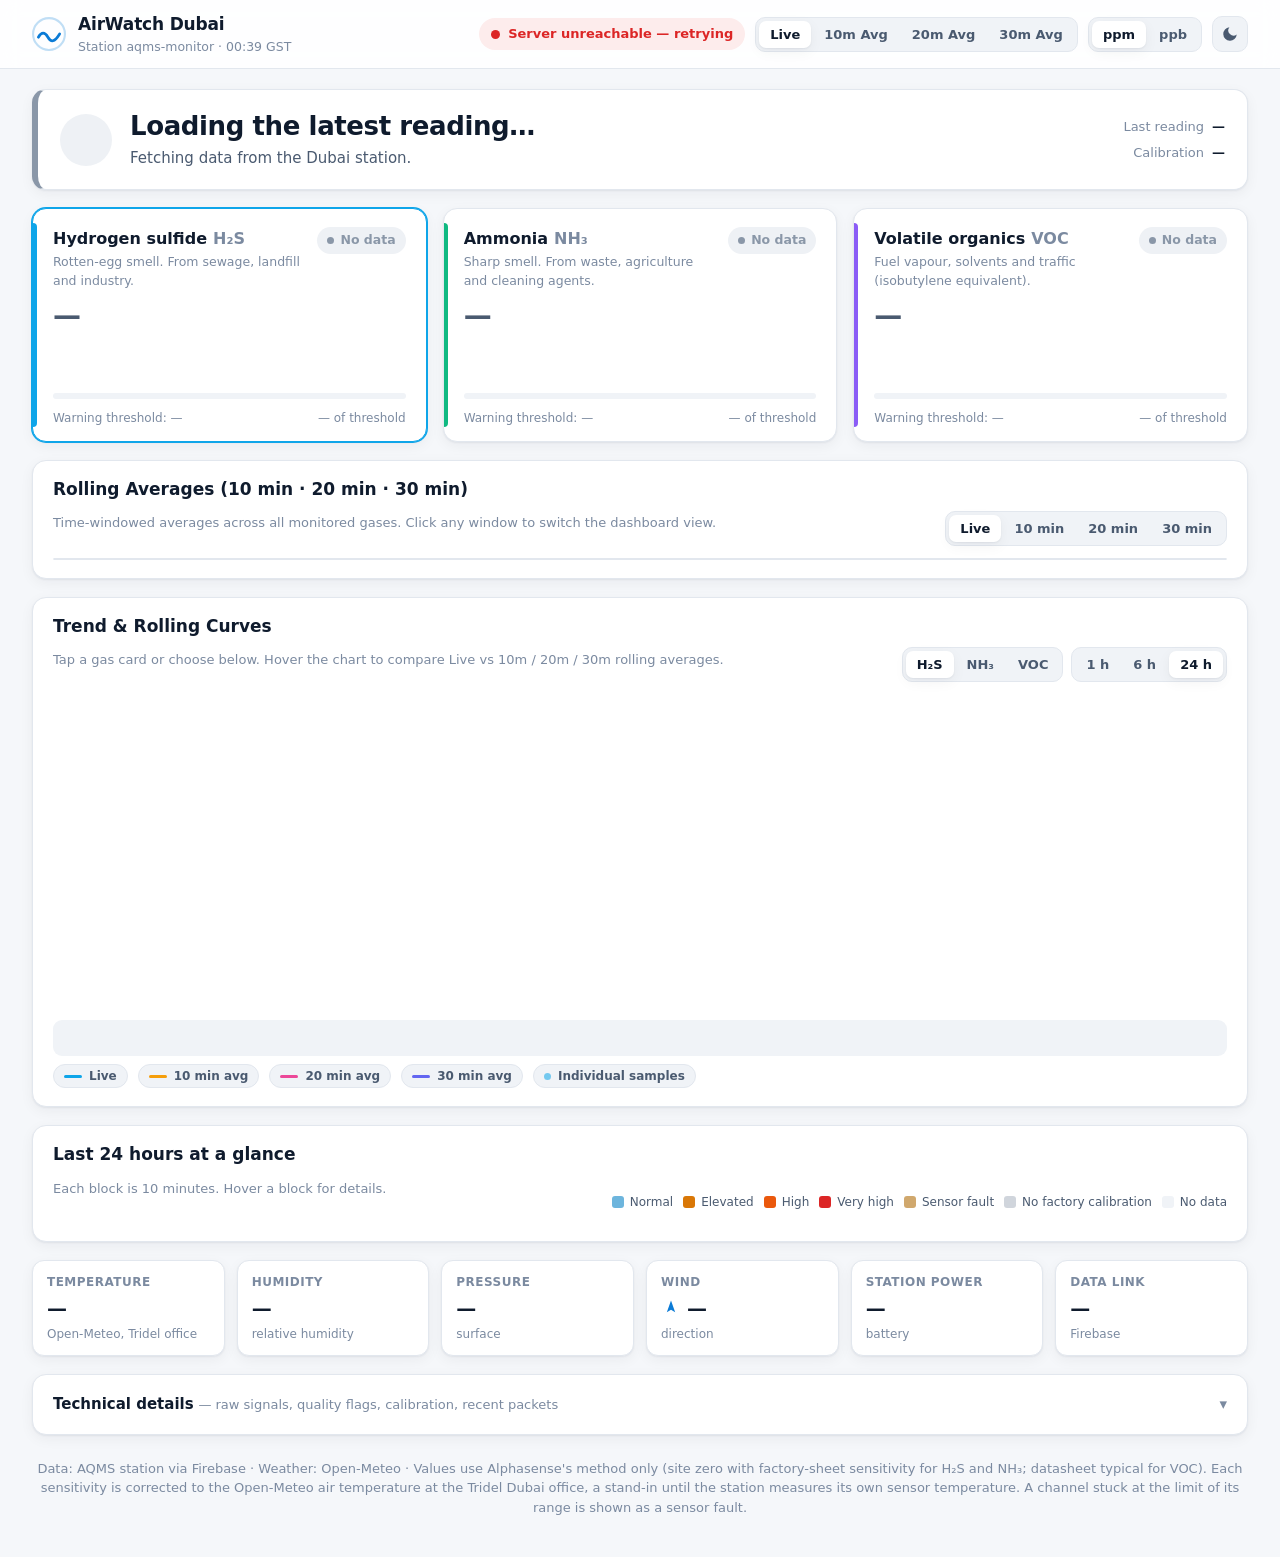
<file: index.html>
<!DOCTYPE html>
<html lang="en" data-theme="light">
<head>
  <meta charset="UTF-8" />
  <meta name="viewport" content="width=device-width, initial-scale=1" />
  <title>AirWatch Dubai — Live Air Quality</title>
  <meta name="description" content="Live hydrogen sulfide, ammonia and VOC readings from the AQMS station in Dubai." />
  <link rel="stylesheet" href="./vendor/uPlot.min.css" />
  <link rel="stylesheet" href="./app.css?v=19" />
  <script>
    // Apply saved/system theme before paint to avoid a flash
    (function () {
      var t = localStorage.getItem("aw-theme");
      if (!t) t = window.matchMedia && matchMedia("(prefers-color-scheme: dark)").matches ? "dark" : "light";
      document.documentElement.setAttribute("data-theme", t);
    })();
  </script>
</head>
<body>
  <header class="topbar">
    <div class="brand">
      <svg class="brand-mark" viewBox="0 0 32 32" aria-hidden="true">
        <circle cx="16" cy="16" r="15" fill="none" stroke="currentColor" stroke-width="2" opacity=".25" />
        <path d="M6 19c3-5 6-5 9 0s6 5 11-3" fill="none" stroke="currentColor" stroke-width="2.6" stroke-linecap="round" />
      </svg>
      <div>
        <div class="brand-name">AirWatch Dubai</div>
        <div class="brand-sub">Station <span id="stationId">aqms-monitor</span> · <span id="dubaiClock">--:--</span> GST</div>
      </div>
    </div>

    <div class="top-actions">
      <span id="livePill" class="live-pill is-wait" role="status" aria-live="polite">
        <span class="dot"></span><span id="liveText">Connecting…</span>
      </span>
      <div class="seg" role="group" aria-label="Averaging window" id="avgTabs">
        <button type="button" data-avg="live" aria-pressed="true" title="Latest reading: factory formula, no smoothing">Live</button>
        <button type="button" data-avg="10" aria-pressed="false" title="10-minute rolling average">10m Avg</button>
        <button type="button" data-avg="20" aria-pressed="false" title="20-minute rolling average">20m Avg</button>
        <button type="button" data-avg="30" aria-pressed="false" title="30-minute rolling average">30m Avg</button>
      </div>
      <div class="seg" role="group" aria-label="Units">
        <button type="button" data-unit="ppm" aria-pressed="true">ppm</button>
        <button type="button" data-unit="ppb" aria-pressed="false">ppb</button>
      </div>
      <button type="button" id="themeBtn" class="icon-btn" aria-label="Toggle dark mode" title="Toggle dark mode">
        <svg viewBox="0 0 24 24" aria-hidden="true"><path d="M21 12.8A9 9 0 1 1 11.2 3a7 7 0 0 0 9.8 9.8z" fill="currentColor"/></svg>
      </button>
    </div>
  </header>

  <main class="wrap">
    <!-- 1. One-sentence answer -->
    <section id="statusBanner" class="status-banner tone-wait" aria-live="polite">
      <div class="status-icon" id="statusIcon" aria-hidden="true"></div>
      <div class="status-text">
        <h1 id="statusHeadline">Loading the latest reading…</h1>
        <p id="statusDetail">Fetching data from the Dubai station.</p>
      </div>
      <div class="status-meta">
        <div><span class="k">Last reading</span><span class="v" id="lastReading">—</span></div>
        <div><span class="k">Calibration</span><span class="v" id="calState">—</span></div>
      </div>
    </section>

    <!-- 2. Gas cards -->
    <section class="gas-grid" aria-label="Gas readings">
      <article class="gas-card" data-gas="h2s" tabindex="0"></article>
      <article class="gas-card" data-gas="nh3" tabindex="0"></article>
      <article class="gas-card" data-gas="voc" tabindex="0"></article>
    </section>

    <!-- 2b. 10m / 20m / 30m Rolling Averages Overview -->
    <section class="panel" id="rollingPanel" aria-label="Rolling average summary">
      <div class="panel-head">
        <div>
          <h2>Rolling Averages (10 min · 20 min · 30 min)</h2>
          <p class="muted small">Time-windowed averages across all monitored gases. Click any window to switch the dashboard view.</p>
        </div>
        <div class="seg" role="group" aria-label="Rolling window quick switch" id="avgTabsPanel">
          <button type="button" data-avg="live" aria-pressed="true">Live</button>
          <button type="button" data-avg="10" aria-pressed="false">10 min</button>
          <button type="button" data-avg="20" aria-pressed="false">20 min</button>
          <button type="button" data-avg="30" aria-pressed="false">30 min</button>
        </div>
      </div>
      <div class="table-scroll">
        <table class="grid-table rolling-table" id="rollingTable"></table>
      </div>
    </section>

    <!-- 3. Trend chart -->
    <section class="panel">
      <div class="panel-head">
        <div>
          <h2>Trend &amp; Rolling Curves</h2>
          <p class="muted small">Tap a gas card or choose below. Hover the chart to compare Live vs 10m / 20m / 30m rolling averages.</p>
        </div>
        <div class="panel-controls">
          <div class="seg" role="group" aria-label="Gas" id="gasTabs">
            <button type="button" data-gas="h2s" aria-pressed="true">H₂S</button>
            <button type="button" data-gas="nh3" aria-pressed="false">NH₃</button>
            <button type="button" data-gas="voc" aria-pressed="false">VOC</button>
          </div>
          <div class="seg" role="group" aria-label="Time range" id="rangeTabs">
            <button type="button" data-hours="1" aria-pressed="false">1 h</button>
            <button type="button" data-hours="6" aria-pressed="false">6 h</button>
            <button type="button" data-hours="24" aria-pressed="true">24 h</button>
          </div>
        </div>
      </div>
      <div id="chart" class="chart" role="img" aria-label="Concentration over time"></div>
      <div id="chartReadout" class="chart-readout" aria-live="off"></div>
      <div class="chart-key" id="chartKey">
        <button type="button" class="key-toggle" data-sidx="1" aria-pressed="true"><i class="key-line"></i>Live</button>
        <button type="button" class="key-toggle" data-sidx="2" aria-pressed="true"><i class="key-line avg10"></i>10 min avg</button>
        <button type="button" class="key-toggle" data-sidx="3" aria-pressed="true"><i class="key-line avg20"></i>20 min avg</button>
        <button type="button" class="key-toggle" data-sidx="4" aria-pressed="true"><i class="key-line avg30"></i>30 min avg</button>
        <button type="button" class="key-toggle" data-sidx="5" aria-pressed="true"><i class="key-dot"></i>Individual samples</button>
      </div>
    </section>

    <!-- 4. 24-hour timeline -->
    <section class="panel">
      <div class="panel-head">
        <div>
          <h2>Last 24 hours at a glance</h2>
          <p class="muted small" id="timelineSub">Each block is 10 minutes. Hover a block for details.</p>
        </div>
        <div class="legend-chips" id="timelineLegend"></div>
      </div>
      <div id="timeline" class="timeline"></div>
    </section>

    <!-- 5. Conditions & station health -->
    <section class="cond-grid" aria-label="Conditions and station health">
      <div class="cond"><span class="k">Temperature</span><span class="v" id="cTemp">—</span><span class="s">Open-Meteo, Tridel office</span></div>
      <div class="cond"><span class="k">Humidity</span><span class="v" id="cRh">—</span><span class="s">relative humidity</span></div>
      <div class="cond"><span class="k">Pressure</span><span class="v" id="cP">—</span><span class="s">surface</span></div>
      <div class="cond">
        <span class="k">Wind</span>
        <span class="v wind"><svg id="windArrow" viewBox="0 0 24 24" aria-hidden="true"><path d="M12 3l5 14-5-3-5 3z" fill="currentColor"/></svg><span id="cWind">—</span></span>
        <span class="s" id="cWindDir">direction</span>
      </div>
      <div class="cond"><span class="k">Station power</span><span class="v" id="cBatt">—</span><span class="s" id="cBattS">battery</span></div>
      <div class="cond"><span class="k">Data link</span><span class="v" id="cLink">—</span><span class="s" id="cLinkS">Firebase</span></div>
    </section>

    <!-- 6. Technical drawer -->
    <details class="panel drawer" id="drawer">
      <summary>
        <span><strong>Technical details</strong> <span class="muted small">— raw signals, quality flags, calibration, recent packets</span></span>
        <span class="chev" aria-hidden="true">▾</span>
      </summary>
      <div class="drawer-body">
        <div class="tech-grid">
          <div>
            <h3>Latest raw packet</h3>
            <pre id="rawString" class="raw">—</pre>
            <table class="kv" id="voltTable"></table>
          </div>
          <div>
            <h3>Per-gas quality</h3>
            <table class="kv" id="qualityTable"></table>
          </div>
        </div>
        <h3>Recent packets</h3>
        <div class="table-scroll">
          <table class="grid-table" id="recentTable"></table>
        </div>
        <h3>How the numbers are made</h3>
        <ul class="method">
          <li><strong>Alphasense calibration values only.</strong> Each gas uses an Alphasense zero and sensitivity: the sensor's own factory sheet where available, otherwise Alphasense's datasheet typical values. No filtering, smoothing or temperature tables. A negative result is shown as 0, and the averages use those values.</li>
          <li><strong>NH₃</strong> (Alphasense NH₃-B1+, factory sheet <code>77840031</code>, A0): <code>(A0 mV − 328) / 58.624</code> ppm (<code>58.624 mV/ppm = 73.28 nA/ppm × 0.8 mV/nA</code>).</li>
          <li><strong>H₂S</strong> (Alphasense H2S-B4, A1 working / A2 auxiliary): <code>((A1 − 458) − (A2 − 359)) / 1.727952</code> ppb. Sensitivity from its factory sheet; zeros from a site zero (the station's clean-air output, 02:00–05:00 Dubai), as Alphasense advise. Factory-sheet zeros: 395 / 362 mV.</li>
          <li><strong>VOC</strong> (Alphasense PIDX-A-040, A3): <code>(A3 − 70) / 55</code> ppm isobutylene — Alphasense datasheet typical (offset 40–100 mV, midpoint used; 55 mV/ppm). Indicative until its factory sheet is entered.</li>
          <li>10 / 20 / 30-minute values are plain averages of the readings in each window. Alarm levels use the 10-minute average. Weather is shown for information only.</li>
        </ul>
        <p class="muted small" id="calNote"></p>
        <div class="drawer-actions">
          <a class="btn" id="csvBtn" href="./api/export/csv" download="aqms_dubai_telemetry.csv">Download CSV</a>
          <a class="btn ghost" id="liveApiBtn" href="https://aqms-65300-default-rtdb.firebaseio.com/data.json?orderBy=%22%24key%22&limitToLast=5" target="_blank" rel="noopener">Firebase Live JSON</a>
        </div>
      </div>
    </details>

    <footer class="foot muted small">
      Data: AQMS station via Firebase · Weather: Open-Meteo · Values use Alphasense's method only (site zero with factory-sheet sensitivity for H₂S and NH₃; datasheet typical for VOC). Each sensitivity is corrected to the Open-Meteo air temperature at the Tridel Dubai office, a stand-in until the station measures its own sensor temperature. A channel stuck at the limit of its range is shown as a sensor fault.
    </footer>
  </main>

  <div id="tip" class="tip" role="tooltip" hidden></div>

  <script src="./vendor/uPlot.iife.min.js"></script>
  <script src="./standalone_engine.js?v=19"></script>
  <script src="./app.js?v=19"></script>
</body>
</html>
</file>
<file: app.css>
/* AirWatch Dubai — dashboard styles (v6) */
:root {
  --bg: #f5f7fa;
  --surface: #ffffff;
  --surface-2: #f0f3f7;
  --line: #e2e7ee;
  --text: #0f1b2d;
  --text-2: #4a5a70;
  --text-3: #7b8aa0;
  --accent: #0b7bd6;

  --good: #12a150;  --good-bg: #e7f7ee;
  --ok: #0b84c6;    --ok-bg: #e6f3fb;
  --notice: #b7791f; --notice-bg: #fdf5e6;
  --warn: #d97706;  --warn-bg: #fef3e2;
  --high: #ea580c;  --high-bg: #fdeee6;
  --bad: #dc2626;   --bad-bg: #fdecec;
  --muted: #8a97a8; --muted-bg: #eef1f5;

  --h2s: #0ea5e9;
  --nh3: #10b981;
  --voc: #8b5cf6;

  --radius: 14px;
  --shadow: 0 1px 2px rgba(16, 27, 45, .06), 0 4px 14px rgba(16, 27, 45, .05);
  --font: system-ui, -apple-system, "Segoe UI", Roboto, "Helvetica Neue", Arial, sans-serif;
  --mono: ui-monospace, "Cascadia Code", "JetBrains Mono", Consolas, monospace;
}

[data-theme="dark"] {
  --bg: #0c1220;
  --surface: #131b2c;
  --surface-2: #1a2338;
  --line: #26314a;
  --text: #e8edf5;
  --text-2: #a9b6c9;
  --text-3: #7486a0;
  --accent: #4fb0ff;

  --good: #34d27b;  --good-bg: rgba(52, 210, 123, .12);
  --ok: #4fb6f0;    --ok-bg: rgba(79, 182, 240, .12);
  --notice: #e7b452; --notice-bg: rgba(231, 180, 82, .12);
  --warn: #f5a524;  --warn-bg: rgba(245, 165, 36, .13);
  --high: #fb7a3c;  --high-bg: rgba(251, 122, 60, .14);
  --bad: #f87171;   --bad-bg: rgba(248, 113, 113, .14);
  --muted: #7d8ca3; --muted-bg: rgba(125, 140, 163, .12);

  --shadow: 0 1px 2px rgba(0, 0, 0, .3), 0 6px 18px rgba(0, 0, 0, .25);
}

* { box-sizing: border-box; }
html, body { margin: 0; }
body {
  background: var(--bg);
  color: var(--text);
  font: 15px/1.5 var(--font);
  -webkit-font-smoothing: antialiased;
}
h1, h2, h3 { margin: 0; line-height: 1.25; }
h2 { font-size: 17px; }
h3 { font-size: 14px; margin: 18px 0 8px; color: var(--text-2); text-transform: uppercase; letter-spacing: .04em; }
.muted { color: var(--text-3); }
.small { font-size: 13px; }
code { font-family: var(--mono); font-size: .9em; background: var(--surface-2); padding: 1px 5px; border-radius: 4px; }

/* ---------- top bar ---------- */
.topbar {
  position: sticky; top: 0; z-index: 10;
  display: flex; align-items: center; justify-content: space-between; gap: 12px; flex-wrap: wrap;
  padding: 12px clamp(14px, 3vw, 32px);
  background: color-mix(in srgb, var(--surface) 88%, transparent);
  backdrop-filter: blur(10px);
  border-bottom: 1px solid var(--line);
}
.brand { display: flex; align-items: center; gap: 12px; }
.brand-mark { width: 34px; height: 34px; color: var(--accent); }
.brand-name { font-weight: 750; font-size: 17px; letter-spacing: -.01em; }
.brand-sub { font-size: 12.5px; color: var(--text-3); }
.top-actions { display: flex; align-items: center; gap: 10px; flex-wrap: wrap; }

.live-pill {
  display: inline-flex; align-items: center; gap: 8px;
  padding: 6px 12px; border-radius: 999px;
  font-size: 13px; font-weight: 600;
  background: var(--muted-bg); color: var(--text-2);
}
.live-pill .dot { width: 9px; height: 9px; border-radius: 50%; background: var(--muted); }
.live-pill.is-live { background: var(--good-bg); color: var(--good); }
.live-pill.is-live .dot { background: var(--good); box-shadow: 0 0 0 0 var(--good); animation: pulse 2s infinite; }
.live-pill.is-stale { background: var(--warn-bg); color: var(--warn); }
.live-pill.is-stale .dot { background: var(--warn); }
.live-pill.is-down { background: var(--bad-bg); color: var(--bad); }
.live-pill.is-down .dot { background: var(--bad); }
@keyframes pulse {
  0% { box-shadow: 0 0 0 0 color-mix(in srgb, var(--good) 55%, transparent); }
  70% { box-shadow: 0 0 0 8px transparent; }
  100% { box-shadow: 0 0 0 0 transparent; }
}
@media (prefers-reduced-motion: reduce) { .live-pill.is-live .dot { animation: none; } }

.seg { display: inline-flex; background: var(--surface-2); border: 1px solid var(--line); border-radius: 10px; padding: 3px; gap: 2px; }
.seg button {
  border: 0; background: transparent; color: var(--text-2);
  font: 600 13px var(--font); padding: 6px 11px; border-radius: 7px; cursor: pointer;
}
.seg button:hover { color: var(--text); }
.seg button[aria-pressed="true"] { background: var(--surface); color: var(--text); box-shadow: var(--shadow); }
.icon-btn {
  width: 36px; height: 36px; display: grid; place-items: center;
  border: 1px solid var(--line); background: var(--surface-2); color: var(--text-2);
  border-radius: 10px; cursor: pointer;
}
.icon-btn svg { width: 18px; height: 18px; }
button:focus-visible, .gas-card:focus-visible, summary:focus-visible, a:focus-visible {
  outline: 2px solid var(--accent); outline-offset: 2px;
}

/* ---------- layout ---------- */
.wrap { max-width: 1280px; margin: 0 auto; padding: 20px clamp(14px, 3vw, 32px) 40px; display: grid; grid-template-columns: minmax(0, 1fr); gap: 18px; }
.wrap > *, .gas-card, .cond, .panel { min-width: 0; }
.panel { background: var(--surface); border: 1px solid var(--line); border-radius: var(--radius); box-shadow: var(--shadow); padding: 18px 20px; }
.panel-head { display: flex; justify-content: space-between; align-items: flex-end; gap: 14px; flex-wrap: wrap; margin-bottom: 12px; }
.panel-controls { display: flex; gap: 8px; flex-wrap: wrap; }

/* ---------- status banner ---------- */
.status-banner {
  display: grid; grid-template-columns: auto minmax(0, 1fr) auto; gap: 18px; align-items: center;
  padding: 20px 22px; border-radius: var(--radius); border: 1px solid var(--line);
  background: var(--surface); box-shadow: var(--shadow);
  border-left: 6px solid var(--muted);
}
.status-banner h1 { font-size: clamp(20px, 2.6vw, 26px); letter-spacing: -.015em; }
.status-banner p { margin: 4px 0 0; color: var(--text-2); max-width: 720px; }
.status-icon { width: 52px; height: 52px; border-radius: 50%; display: grid; place-items: center; background: var(--muted-bg); color: var(--muted); }
.status-icon svg { width: 28px; height: 28px; }
.status-meta { display: grid; gap: 6px; font-size: 13px; text-align: right; }
.status-meta .k { color: var(--text-3); margin-right: 8px; }
.status-meta .v { font-weight: 600; }
.tone-good { border-left-color: var(--good); } .tone-good .status-icon { background: var(--good-bg); color: var(--good); }
.tone-ok { border-left-color: var(--ok); } .tone-ok .status-icon { background: var(--ok-bg); color: var(--ok); }
.tone-notice { border-left-color: var(--notice); } .tone-notice .status-icon { background: var(--notice-bg); color: var(--notice); }
.tone-warn { border-left-color: var(--warn); } .tone-warn .status-icon { background: var(--warn-bg); color: var(--warn); }
.tone-high { border-left-color: var(--high); } .tone-high .status-icon { background: var(--high-bg); color: var(--high); }
.tone-bad { border-left-color: var(--bad); } .tone-bad .status-icon { background: var(--bad-bg); color: var(--bad); }
.tone-wait, .tone-muted { border-left-color: var(--muted); }
@media (max-width: 760px) {
  .status-banner { grid-template-columns: auto minmax(0, 1fr); padding: 16px; gap: 14px; }
  .status-icon { width: 42px; height: 42px; }
  .status-meta { grid-column: 1 / -1; text-align: left; grid-template-columns: 1fr 1fr; }
  .gc-value { font-size: 34px; }
  .gc-value.as-text { font-size: 24px; }
  .tl-row, .tl-axis { grid-template-columns: 44px minmax(0, 1fr); }
  .tl-cells { gap: 0; }
  .panel { padding: 14px; }
}

/* ---------- gas cards ---------- */
.gas-grid { display: grid; grid-template-columns: repeat(3, minmax(0, 1fr)); gap: 16px; }
@media (max-width: 980px) { .gas-grid { grid-template-columns: minmax(0, 1fr); } }
.gas-card {
  position: relative; cursor: pointer;
  background: var(--surface); border: 1px solid var(--line); border-radius: var(--radius); box-shadow: var(--shadow);
  padding: 18px 20px 14px; display: grid; gap: 10px;
  transition: border-color .15s, transform .15s;
}
.gas-card:hover { transform: translateY(-1px); }
.gas-card.is-selected { border-color: var(--gas-color); box-shadow: 0 0 0 1px var(--gas-color), var(--shadow); }
.gas-card::before { content: ""; position: absolute; left: 0; top: 14px; bottom: 14px; width: 4px; border-radius: 0 4px 4px 0; background: var(--gas-color); }
.gc-top { display: flex; justify-content: space-between; align-items: flex-start; gap: 10px; }
.gc-name { font-weight: 700; font-size: 16px; }
.gc-formula { color: var(--text-3); font-weight: 600; margin-left: 6px; }
.gc-desc { font-size: 12.5px; color: var(--text-3); margin-top: 2px; }
.pill { display: inline-flex; align-items: center; gap: 6px; padding: 4px 10px; border-radius: 999px; font-size: 12.5px; font-weight: 650; white-space: nowrap; }
.pill::before { content: ""; width: 7px; height: 7px; border-radius: 50%; background: currentColor; }
.pill.good { background: var(--good-bg); color: var(--good); }
.pill.ok { background: var(--ok-bg); color: var(--ok); }
.pill.notice { background: var(--notice-bg); color: var(--notice); }
.pill.warn { background: var(--warn-bg); color: var(--warn); }
.pill.high { background: var(--high-bg); color: var(--high); }
.pill.bad { background: var(--bad-bg); color: var(--bad); }
.pill.muted { background: var(--muted-bg); color: var(--muted); }
.gc-reading { display: flex; align-items: baseline; gap: 8px; min-height: 52px; }
.gc-value { font-size: 40px; font-weight: 750; letter-spacing: -.02em; font-variant-numeric: tabular-nums; line-height: 1.1; }
.gc-value.as-text { font-size: 28px; font-weight: 700; color: var(--text-2); }
.gc-unit { font-size: 15px; font-weight: 600; color: var(--text-3); }
.gc-mode-badge {
  margin-left: 4px; padding: 2px 7px; border-radius: 6px;
  font-size: 11.5px; font-weight: 700; text-transform: uppercase; letter-spacing: .03em;
  background: color-mix(in srgb, var(--gas-color) 14%, transparent);
  color: var(--gas-color);
}
.gc-sub { font-size: 13px; color: var(--text-2); min-height: 20px; }
.gc-avgs {
  display: grid; grid-template-columns: repeat(4, minmax(0, 1fr)); gap: 6px;
  margin: 2px 0;
}
.gc-avg-tile {
  border: 1px solid var(--line); background: var(--surface-2); color: var(--text);
  border-radius: 8px; padding: 6px 4px; text-align: center; cursor: pointer;
  display: grid; gap: 1px; font: inherit; transition: border-color .15s, background .15s;
}
.gc-avg-tile:hover { border-color: var(--gas-color); }
.gc-avg-tile.is-active {
  background: color-mix(in srgb, var(--gas-color) 13%, var(--surface));
  border-color: var(--gas-color);
}
.gc-avg-tile .ak { font-size: 10.5px; font-weight: 700; color: var(--text-3); text-transform: uppercase; letter-spacing: .04em; }
.gc-avg-tile.is-active .ak { color: var(--gas-color); }
.gc-avg-tile .av { font-size: 13.5px; font-weight: 700; font-variant-numeric: tabular-nums; }
.gc-spark { width: 100%; height: 44px; display: block; }
.gc-foot { display: flex; justify-content: space-between; font-size: 12px; color: var(--text-3); }
.gc-bar { height: 6px; background: var(--surface-2); border-radius: 99px; overflow: hidden; }
.gc-bar > span { display: block; height: 100%; border-radius: 99px; background: var(--gas-color); transition: width .4s; }

/* ---------- chart ---------- */
.chart { width: 100%; min-height: 320px; }
.chart .u-legend { font-size: 13px; color: var(--text-2); }
.chart .u-legend .u-marker { border-radius: 3px; }
.chart-key { display: flex; flex-wrap: wrap; gap: 10px; margin-top: 8px; font-size: 12.5px; color: var(--text-3); }
.chart-key span, .key-toggle { display: inline-flex; align-items: center; gap: 7px; }
.key-toggle {
  border: 1px solid var(--line); background: var(--surface-2); color: var(--text-2);
  padding: 4px 10px; border-radius: 999px; font: 600 12px var(--font); cursor: pointer;
}
.key-toggle[aria-pressed="false"] { opacity: .42; }
.key-line { width: 18px; height: 3px; border-radius: 2px; background: var(--sel-color, var(--h2s)); display: inline-block; }
.key-line.avg10 { background: #f59e0b; }
.key-line.avg20 { background: #ec4899; }
.key-line.avg30 { background: #6366f1; }
.key-dot { width: 7px; height: 7px; border-radius: 50%; background: var(--sel-color, var(--h2s)); opacity: .55; display: inline-block; }
.rolling-table th.is-active, .rolling-table td.is-active {
  background: color-mix(in srgb, var(--accent) 10%, var(--surface));
  font-weight: 700;
}
.rolling-table th[data-avg] { cursor: pointer; }
.rolling-table th[data-avg]:hover { color: var(--text); }
.rolling-table tbody tr { cursor: pointer; }
.rolling-table tbody tr:hover { background: var(--surface-2); }
.rolling-gas { display: inline-flex; align-items: center; gap: 8px; font-weight: 700; }
.rolling-dot { width: 9px; height: 9px; border-radius: 50%; display: inline-block; }
.key-band { width: 18px; height: 11px; border-radius: 3px; background: var(--muted-bg); border-top: 2px dashed var(--muted); display: inline-block; }
.chart-empty { display: grid; place-items: center; height: 300px; color: var(--text-3); }
.chart-readout { display: flex; flex-wrap: wrap; gap: 6px 18px; align-items: baseline; margin-top: 6px; padding: 8px 12px; background: var(--surface-2); border-radius: 9px; font-size: 13px; color: var(--text-2); font-variant-numeric: tabular-nums; min-height: 36px; }
.chart-readout b { color: var(--text); }
.gas-grid.is-stale .gas-card { opacity: .62; }
.gas-grid.is-stale .gas-card:hover { opacity: .85; }

/* ---------- timeline ---------- */
.timeline { display: grid; gap: 10px; }
.tl-row { display: grid; grid-template-columns: 70px minmax(0, 1fr); align-items: center; gap: 10px; }
.tl-label { font-size: 13px; font-weight: 650; color: var(--text-2); }
.tl-cells { display: flex; gap: 1px; height: 26px; min-width: 0; }
.tl-cells span { flex: 1 1 0; min-width: 0; border-radius: 2px; background: var(--surface-2); cursor: default; }
.tl-axis { display: grid; grid-template-columns: 70px minmax(0, 1fr); gap: 10px; }
.tl-ticks { position: relative; height: 18px; font-size: 11.5px; color: var(--text-3); }
.tl-ticks span { position: absolute; transform: translateX(-50%); white-space: nowrap; }
.c0 { background: var(--surface-2) !important; }
.c1 { background: color-mix(in srgb, var(--muted) 40%, transparent) !important; }
.c2 { background: color-mix(in srgb, var(--good) 45%, transparent) !important; }
.c3 { background: color-mix(in srgb, var(--ok) 60%, transparent) !important; }
.c4 { background: color-mix(in srgb, var(--notice) 65%, transparent) !important; }
.c5 { background: var(--warn) !important; }
.c6 { background: var(--high) !important; }
.c7 { background: var(--bad) !important; }
.legend-chips { display: flex; flex-wrap: wrap; gap: 10px; font-size: 12px; color: var(--text-2); }
.legend-chips span { display: inline-flex; align-items: center; gap: 6px; }
.legend-chips i { width: 12px; height: 12px; border-radius: 3px; display: inline-block; }

/* ---------- conditions ---------- */
.cond-grid { display: grid; grid-template-columns: repeat(6, 1fr); gap: 12px; }
@media (max-width: 1100px) { .cond-grid { grid-template-columns: repeat(3, 1fr); } }
@media (max-width: 560px) { .cond-grid { grid-template-columns: repeat(2, 1fr); } }
.cond { background: var(--surface); border: 1px solid var(--line); border-radius: 12px; padding: 12px 14px; display: grid; gap: 2px; box-shadow: var(--shadow); }
.cond .k { font-size: 12px; color: var(--text-3); font-weight: 600; text-transform: uppercase; letter-spacing: .04em; }
.cond .v { font-size: 20px; font-weight: 700; font-variant-numeric: tabular-nums; }
.cond .s { font-size: 12px; color: var(--text-3); }
.cond .v.wind { display: flex; align-items: center; gap: 6px; }
.cond .v.wind svg { width: 20px; height: 20px; color: var(--accent); transition: transform .4s; }
.cond .v.good { color: var(--good); } .cond .v.warn { color: var(--warn); } .cond .v.bad { color: var(--bad); }

/* ---------- drawer ---------- */
.drawer summary { list-style: none; display: flex; justify-content: space-between; align-items: center; cursor: pointer; gap: 10px; }
.drawer summary::-webkit-details-marker { display: none; }
.drawer .chev { transition: transform .2s; color: var(--text-3); }
.drawer[open] .chev { transform: rotate(180deg); }
.drawer-body { margin-top: 6px; }
.tech-grid { display: grid; grid-template-columns: 1fr 1fr; gap: 24px; }
@media (max-width: 900px) { .tech-grid { grid-template-columns: 1fr; } }
.raw { font-family: var(--mono); font-size: 12.5px; background: var(--surface-2); border: 1px solid var(--line); border-radius: 8px; padding: 10px 12px; white-space: pre-wrap; word-break: break-all; margin: 0 0 10px; }
table { border-collapse: collapse; width: 100%; font-size: 13px; }
.kv td { padding: 6px 4px; border-bottom: 1px solid var(--line); vertical-align: top; }
.kv td:first-child { color: var(--text-3); width: 42%; }
.kv td:last-child { font-family: var(--mono); font-size: 12.5px; word-break: break-word; }
.table-scroll { overflow-x: auto; border: 1px solid var(--line); border-radius: 10px; }
.grid-table th, .grid-table td { padding: 7px 10px; text-align: right; white-space: nowrap; border-bottom: 1px solid var(--line); font-variant-numeric: tabular-nums; }
.grid-table th { background: var(--surface-2); color: var(--text-3); font-size: 12px; font-weight: 650; position: sticky; top: 0; }
.grid-table td:first-child, .grid-table th:first-child { text-align: left; }
.method { margin: 0; padding-left: 18px; color: var(--text-2); font-size: 13.5px; display: grid; gap: 6px; }
.drawer-actions { display: flex; gap: 10px; flex-wrap: wrap; margin-top: 14px; }
.btn { display: inline-flex; align-items: center; padding: 8px 14px; border-radius: 9px; background: var(--accent); color: #fff; text-decoration: none; font-weight: 600; font-size: 13.5px; border: 1px solid var(--accent); }
.btn.ghost { background: transparent; color: var(--accent); }

.foot { text-align: center; padding-top: 6px; }

/* ---------- tooltip ---------- */
.tip {
  position: fixed; z-index: 50; pointer-events: none;
  background: var(--text); color: var(--bg);
  padding: 7px 10px; border-radius: 8px; font-size: 12.5px; line-height: 1.4; max-width: 260px;
  box-shadow: var(--shadow);
}
</file>
<file: vendor/uPlot.min.css>
.uplot, .uplot *, .uplot *::before, .uplot *::after {box-sizing: border-box;}.uplot {font-family: system-ui, -apple-system, "Segoe UI", Roboto, "Helvetica Neue", Arial, "Noto Sans", sans-serif, "Apple Color Emoji", "Segoe UI Emoji", "Segoe UI Symbol", "Noto Color Emoji";line-height: 1.5;width: min-content;}.u-title {text-align: center;font-size: 18px;font-weight: bold;}.u-wrap {position: relative;user-select: none;}.u-over, .u-under {position: absolute;}.u-under {overflow: hidden;}.uplot canvas {display: block;position: relative;width: 100%;height: 100%;}.u-axis {position: absolute;}.u-legend {font-size: 14px;margin: auto;text-align: center;}.u-inline {display: block;}.u-inline * {display: inline-block;}.u-inline tr {margin-right: 16px;}.u-legend th {font-weight: 600;}.u-legend th > * {vertical-align: middle;display: inline-block;}.u-legend .u-marker {width: 1em;height: 1em;margin-right: 4px;background-clip: padding-box !important;}.u-inline.u-live th::after {content: ":";vertical-align: middle;}.u-inline:not(.u-live) .u-value {display: none;}.u-series > * {padding: 4px;}.u-series th {cursor: pointer;}.u-legend .u-off > * {opacity: 0.3;}.u-select {background: rgba(0,0,0,0.07);position: absolute;pointer-events: none;}.u-cursor-x, .u-cursor-y {position: absolute;left: 0;top: 0;pointer-events: none;will-change: transform;}.u-hz .u-cursor-x, .u-vt .u-cursor-y {height: 100%;border-right: 1px dashed #607D8B;}.u-hz .u-cursor-y, .u-vt .u-cursor-x {width: 100%;border-bottom: 1px dashed #607D8B;}.u-cursor-pt {position: absolute;top: 0;left: 0;border-radius: 50%;border: 0 solid;pointer-events: none;will-change: transform;/*this has to be !important since we set inline "background" shorthand */background-clip: padding-box !important;}.u-axis.u-off, .u-select.u-off, .u-cursor-x.u-off, .u-cursor-y.u-off, .u-cursor-pt.u-off {display: none;}
</file>
